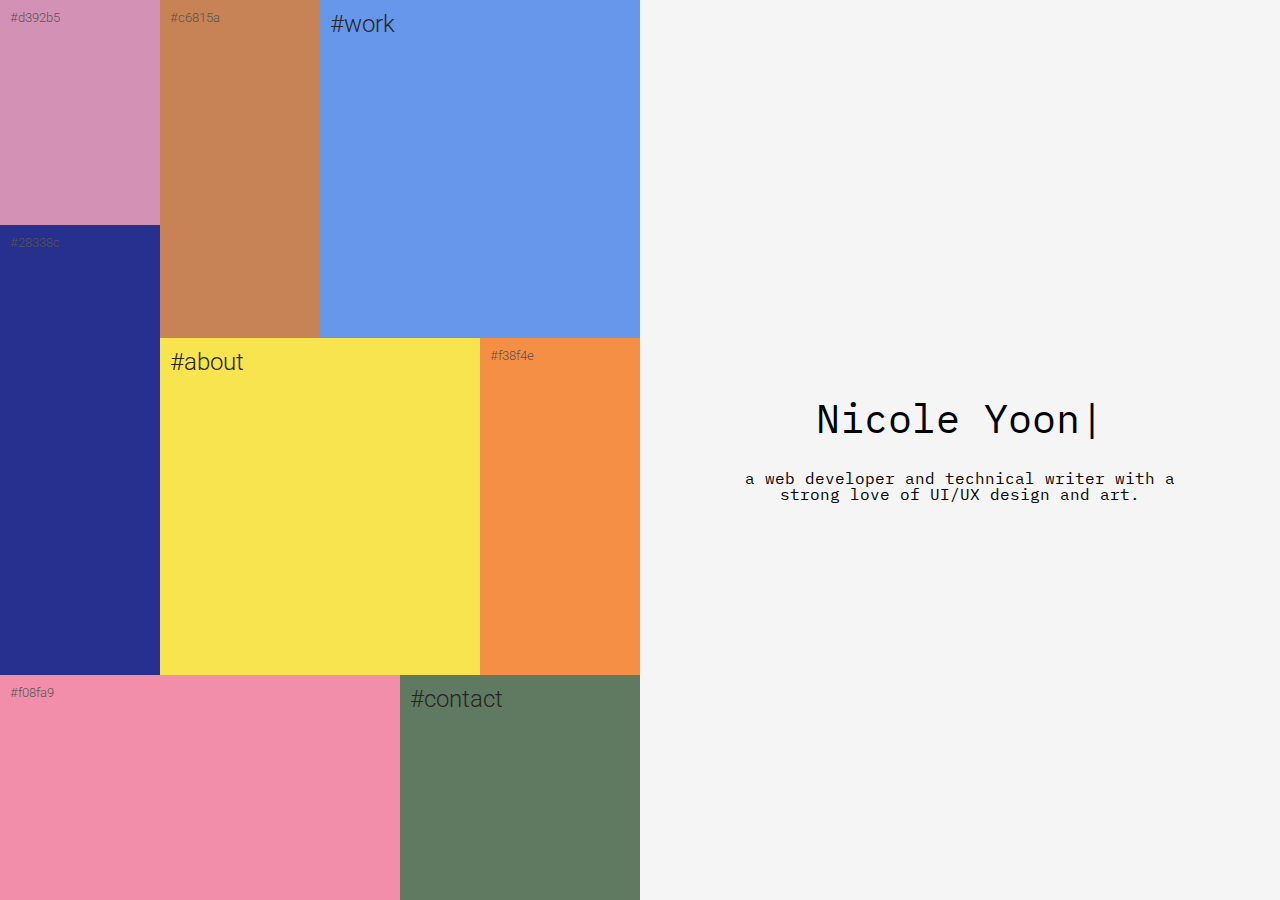
<file: index.html>
<!DOCTYPE html>
<html lang="en">
<head>
    <meta charset="UTF-8">
    <meta name="viewport" content="width=device-width, initial-scale=1.0">
    <meta http-equiv="X-UA-Compatible" content="ie=edge">
    <title>Nicole Yoon: Home</title>

    <!-- Reset CSS -->
    <link rel="stylesheet" type="text/css" href="./assets/css/reset.css">

    <!-- My CSS -->
    <link rel="stylesheet" type="text/css" href="./assets/css/index.css">

    <!-- Google Fonts -->
    <link href="https://fonts.googleapis.com/css?family=Cousine|Crimson+Text|IBM+Plex+Mono:400,700|Lato|Noto+Sans|Roboto+Mono:400,500|Roboto:400,500|Source+Sans+Pro:400,600" rel="stylesheet">

    <!-- Font Awesome -->
    <link rel="stylesheet" href="https://use.fontawesome.com/releases/v5.0.13/css/all.css" integrity="sha384-DNOHZ68U8hZfKXOrtjWvjxusGo9WQnrNx2sqG0tfsghAvtVlRW3tvkXWZh58N9jp" crossorigin="anonymous">
    
    <!-- Animate CSS -->
    <link rel="stylesheet"
    href="https://cdnjs.cloudflare.com/ajax/libs/animate.css/3.5.2/animate.min.css"
    integrity="sha384-OHBBOqpYHNsIqQy8hL1U+8OXf9hH6QRxi0+EODezv82DfnZoV7qoHAZDwMwEJvSw"
    crossorigin="anonymous">

    <!-- fav icon -->
    <link rel="shortcut icon" href="./assets/images/favicon.ico" type="image/x-icon">
    <link rel="icon" href="./assets/images/favicon.ico" type="image/x-icon">

</head>
<body>
    <div class="container">
        <!-- MAIN LEFT -->
        <div class="main-left">
            <div class="item item1">#d392b5</div>
            <div class="item item2">#c6815a</div>
            <div class="item item3 work">
               <ul class="parent work-links">
                    <li><a>#work</a>
                        <ul class="child">
                            <li>
                                <a href="./web-app.html">#web apps</a>
                            </li>
                            <!-- <li> -->
                                <!-- <a>#tech writing</a> -->
                            <!-- </li> -->
                        </ul>
                    </li>
               </ul>
            </div>
            <div class="item item4">#28338c</div>
            <div class="item item5 about">
                <a href="./about.html">#about</a>
            </div>
            <div class="item item6">#f38f4e</div>
            <div class="item item7">#f08fa9</div>
            <div class="item item8 contact">
                <a href="./contact.html">#contact</a>
            </div>
        </div> <!--.main-left-->
        <!-- MAIN RIGHT -->
        <div class="main-right">
            <div class="home-about">
                <h1 class="text-center blink-font">Nicole Yoon<span class="blink-font animated flash infinite">|</span></h1>
                <h3>
                    <br><br>
                    a web developer and technical writer with a strong love of UI/UX design and art.
                    <br>
                    <!-- My goal is to create digital products to enhance meaningful human interaction and to solve complex problems. I believe in the power of human centered design guided by ethical and beautiful code in order to meet modern users' needs. -->
                </h3>
            </div><!--.home-about-->
        </div><!--.main-right-->
    </div> <!--.container-->

<!-- jQuery min CDN -->
<script
src="https://code.jquery.com/jquery-3.3.1.min.js"
integrity="sha256-FgpCb/KJQlLNfOu91ta32o/NMZxltwRo8QtmkMRdAu8="
crossorigin="anonymous"></script>
<script type="text/javascript" src="assets/js/script.js"></script>
</body>
</html>
</file>
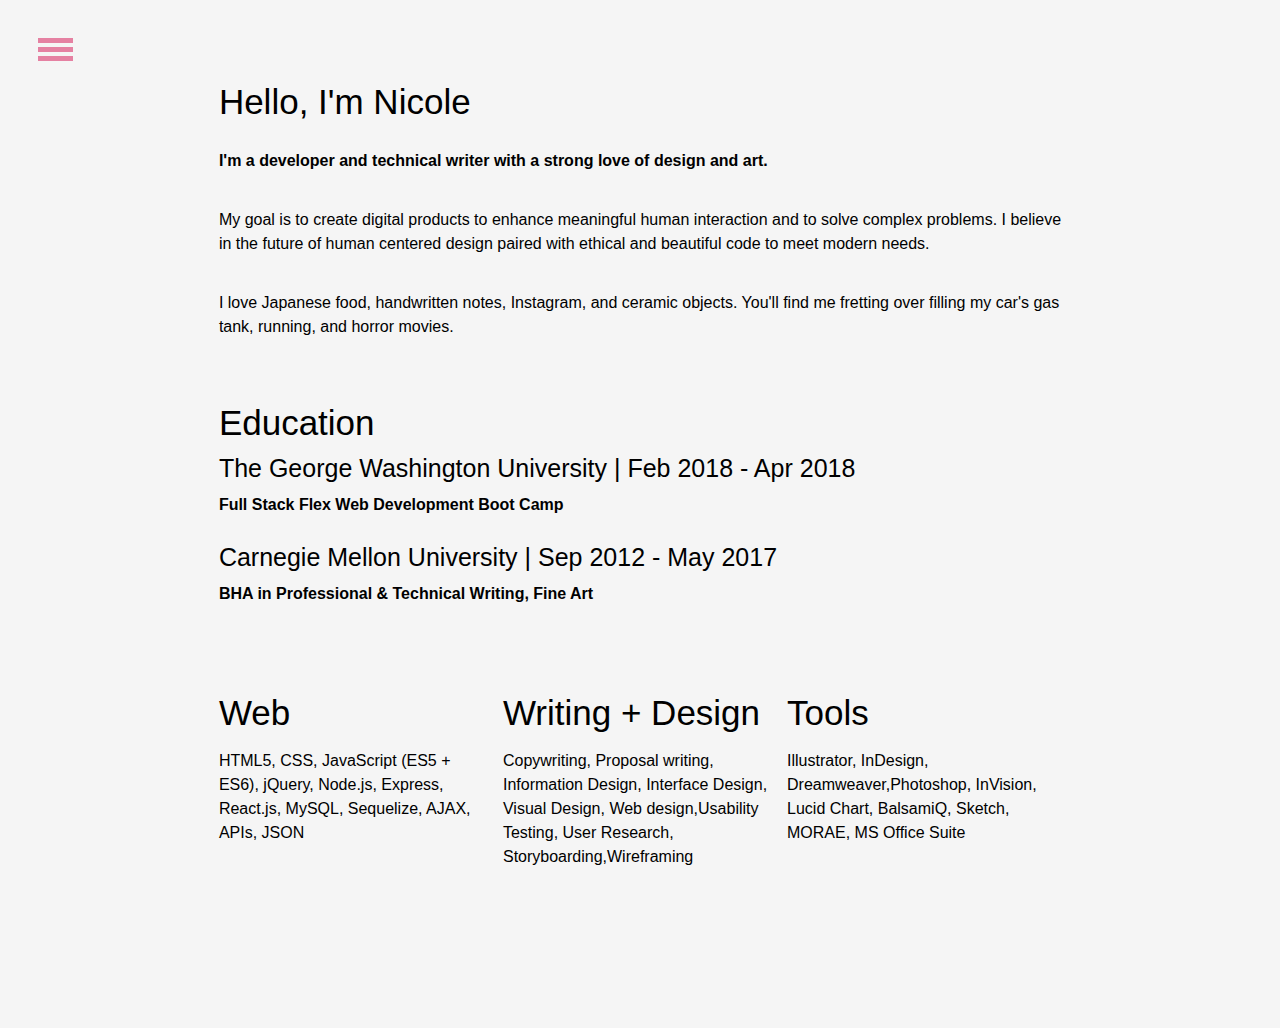
<file: about.html>
<!DOCTYPE html>
<html lang="en">
<head>
    <meta charset="UTF-8">
    <meta name="viewport" content="width=device-width, initial-scale=1.0">
    <meta http-equiv="X-UA-Compatible" content="ie=edge">
    <title>Nicole Yoon : About Me</title>

    <!-- Reset CSS -->
    <link rel="stylesheet" type="text/css" href="./assets/css/reset.css">

    <!-- Overlay CSS  -->
    <link rel="stylesheet" href="./assets/css/overlay.css">

    <!-- My CSS -->
    <link rel="stylesheet" type="text/css" href="./assets/css/about.css">

    <!-- Font Awesome -->
    <link rel="stylesheet" href="https://use.fontawesome.com/releases/v5.0.13/css/all.css" integrity="sha384-DNOHZ68U8hZfKXOrtjWvjxusGo9WQnrNx2sqG0tfsghAvtVlRW3tvkXWZh58N9jp" crossorigin="anonymous">
    
    <!-- Animate CSS -->
    <link rel="stylesheet"
    href="https://cdnjs.cloudflare.com/ajax/libs/animate.css/3.5.2/animate.min.css"
    integrity="sha384-OHBBOqpYHNsIqQy8hL1U+8OXf9hH6QRxi0+EODezv82DfnZoV7qoHAZDwMwEJvSw"
    crossorigin="anonymous">

    <!-- fav icon -->
    <link rel="shortcut icon" href="./assets/images/favicon.ico" type="image/x-icon">
    <link rel="icon" href="./assets/images/favicon.ico" type="image/x-icon">
</head>
<body>
    <nav class="overlay" id="overlay">
        <ul>
            <li><a href="./index.html">home</a></li>
            <!-- <li><a href="">writing</a></li> -->
            <li><a href="./web-app.html">web projects</a></li>
            <li><a href="./contact.html">contact</a></li>
        </ul>
    </nav>
                    
    <div class="navbar-header">
        <div class="toggle-button" id="toggle">
            <span class="bar top"></span>
            <span class="bar middle"></span>
            <span class="bar bottom"></span>
        </div><!--.toggle-button-->      
    </div><!--.navbar-header-->
    <div class="container">
        <div class="bio"> 
            <div class="bio-text">
                <h1>Hello, I'm Nicole</h1>
                <br>
                <h3>I'm a developer and technical writer with a strong love of design and art.</h3>
                <br>
                <p>My goal is to create digital products to enhance meaningful human interaction and to solve complex problems. I believe in the future of human centered design paired with ethical and beautiful code to meet modern needs.</p>
                <br>
                <p>I love Japanese food, handwritten notes, Instagram, and ceramic objects. You'll find me fretting over filling my car's gas tank, running, and horror movies.</p>
            </div>     
        
            <div class="bio-education">
                <h1>Education</h1>
                <br>
                <h2>The George Washington University | Feb 2018 - Apr 2018</h2>
                <br>
                <h3>Full Stack Flex Web Development Boot Camp</h3>
                <br><br>
                <h2>Carnegie Mellon University | Sep 2012 - May 2017</h2>
                <br>
                <h3>BHA in Professional & Technical Writing, Fine Art</h3>
            </div>
            <div class="bio-skills">
                <div class="web">
                    <h1>Web</h1>
                    <br>
                    <p>HTML5, CSS, JavaScript (ES5 + ES6), jQuery, Node.js, Express, React.js, MySQL, Sequelize, AJAX, APIs, JSON</p>
                </div>
                <div class="writing">
                    <h1>Writing + Design</h1>
                    <br>
                    <p>Copywriting, Proposal writing, Information Design, Interface Design, Visual Design, Web design,Usability Testing, User Research, Storyboarding,Wireframing</p>
                </div>
                <div class="tools">
                    <h1>Tools</h1>
                    <br>
                    <p>Illustrator, InDesign, Dreamweaver,Photoshop, InVision, Lucid Chart, BalsamiQ, Sketch, MORAE, MS Office Suite</p>
                </div>
            </div>
                <div class="sns">
                    <ul>
                        <li><a href="mailto:nicoledyoon@gmail.com">
                        <i class="far fa-envelope fa-lg"></i></a></li>
                        <br>
                        <li><a href="https://github.com/sail0rm00n" target="blank" class="text-center"><i class="fab fa-github fa-lg"></i></a></li>
                        <br>
                        <li><a href="https://www.instagram.com/_nicole.jpg/" target="blank"><i class="fab fa-instagram fa-lg"></i></a></li>
                    </ul> 
                </div>
                   
        </div><!--.bio-->
    </div> <!--.container-->

    

<!-- jQuery min CDN -->
<script
src="https://code.jquery.com/jquery-3.3.1.min.js"
integrity="sha256-FgpCb/KJQlLNfOu91ta32o/NMZxltwRo8QtmkMRdAu8="
crossorigin="anonymous"></script>
<script type="text/javascript" src="assets/js/script.js"></script>
</body>
</html>
</file>
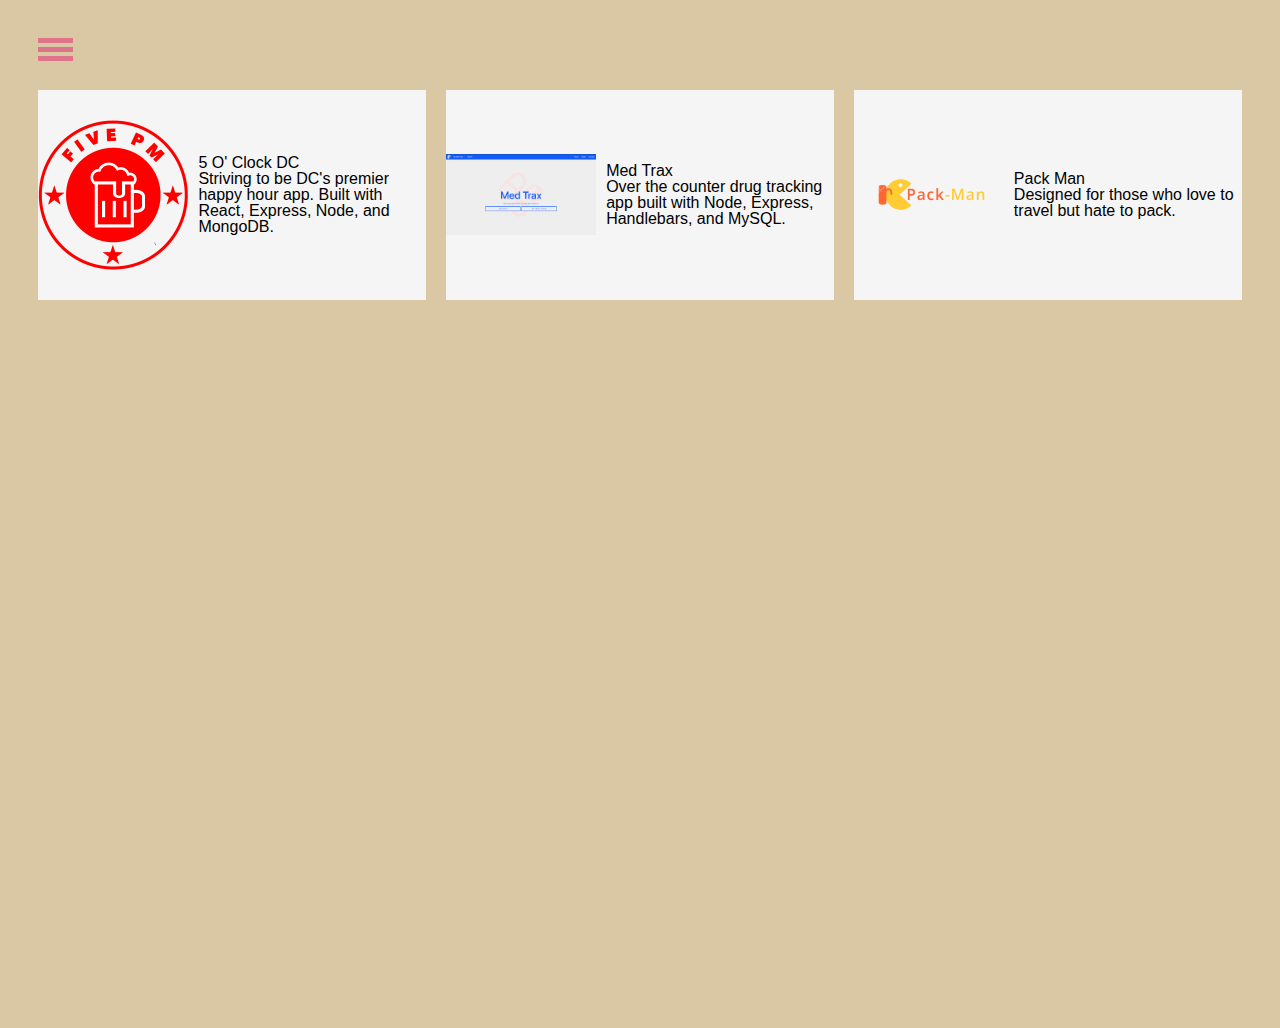
<file: web-app.html>
<!DOCTYPE html>
<html lang="en">
<head>
    <meta charset="UTF-8">
    <meta name="viewport" content="width=device-width, initial-scale=1.0">
    <meta http-equiv="X-UA-Compatible" content="ie=edge">
    <title>Nicole Yoon : Web Development Projects</title>
    
    <!-- Reset CSS -->
    <link rel="stylesheet" type="text/css" href="./assets/css/reset.css">

    <!-- OVERLAY  -->
    <link rel="stylesheet" href="./assets/css/overlay.css">

    <!-- My CSS -->
    <link rel="stylesheet" type="text/css" href="./assets/css/work.css">
    
    <!-- Google Fonts -->
    <!-- <link href="https://fonts.googleapis.com/css?family=Cousine|Crimson+Text|IBM+Plex+Mono:400,700|Lato|Noto+Sans|Roboto+Mono:400,500|Roboto:400,500|Source+Sans+Pro:400,600" rel="stylesheet"> -->

    <!-- Font Awesome -->
    <link rel="stylesheet" href="https://use.fontawesome.com/releases/v5.0.13/css/all.css" integrity="sha384-DNOHZ68U8hZfKXOrtjWvjxusGo9WQnrNx2sqG0tfsghAvtVlRW3tvkXWZh58N9jp" crossorigin="anonymous">
    
    <!-- Animate CSS -->
    <link rel="stylesheet"
    href="https://cdnjs.cloudflare.com/ajax/libs/animate.css/3.5.2/animate.min.css"
    integrity="sha384-OHBBOqpYHNsIqQy8hL1U+8OXf9hH6QRxi0+EODezv82DfnZoV7qoHAZDwMwEJvSw"
    crossorigin="anonymous">

    <!-- fav icon -->
    <link rel="shortcut icon" href="./assets/images/favicon.ico" type="image/x-icon">
    <link rel="icon" href="./assets/images/favicon.ico" type="image/x-icon">
</head>
<body>
        <nav class="overlay" id="overlay">
            <ul>
                <li><a href="./index.html">home</a></li>
                <!-- <li><a href="">writing</a></li> -->
                <li><a href="./about.html">about</a></li>
                <li><a href="./contact.html">contact</a></li>
            </ul>
        </nav>
            
        <div class="navbar-header">
            <div class="toggle-button" id="toggle">
                <span class="bar top"></span>
                <span class="bar middle"></span>
                <span class="bar bottom"></span>
            </div>
        </div>   
    <div class="container">
    <div class="works">
        <div class="work">
            <img class="work-img" src="./assets/images/five-pm.png">
            <div class="work-details">
                <h2>5 O' Clock DC</h2>
                <p>Striving to be DC's premier happy hour app. Built with React, Express, Node, and MongoDB.</p>
                <a href="https://github.com/aspecker/5oclock-dc" target="blank" class="card-link">
                <i class="fab fa-github fa-lg" style="color:#000"></i>
                </a>
                <a href="http://med-trax.herokuapp.com/" target="blank" class="card-link">
                <!-- REPLACE LINK BETCH -->
                    <i class="far fa-play-circle fa-lg" style="color:#000"> </i>
                </a>
            </div><!--.work-details-->
        </div><!--.work-->

        <div class="work">
            <img class="work-img" src="./assets/images/med-trax.png">
            <div class="work-details">
            <h2>Med Trax</h2>
            <p>Over the counter drug tracking app built with Node, Express, Handlebars, and MySQL.</p>
            <a href="https://github.com/aspecker/OTC-drug-tracker" target="blank" class="card-link">
            <i class="fab fa-github fa-lg" style="color:#000"></i>
            </a>
            <a href="http://med-trax.herokuapp.com/" target="blank" class="card-link">
            <i class="far fa-play-circle fa-lg" style="color:#000"></i>
            </a>
            </div><!--.work-details-->
        </div><!--.work-->

        <div class="work">
            <img class="work-img" src="./assets/images/packman.png">
            <div class="work-details">
                <h2>Pack Man</h2>
                <p>Designed for those who love to travel but hate to pack.</p>
                <a href="https://github.com/byunwx/packman" target="blank" class="card-link">
                <i class="fab fa-github fa-lg" style="color:#000"></i>
                </a>
                <a href="https://byunwx.github.io/packman/" target="blank" class="card-link">
                <i class="far fa-play-circle fa-lg" style="color:#000"></i>
                </a>
            </div><!--.work-details-->
        </div><!--.work-->
    </div><!--.works-->
</div><!--.container-->
    
<!-- jQuery min CDN -->
<script
src="https://code.jquery.com/jquery-3.3.1.min.js"
integrity="sha256-FgpCb/KJQlLNfOu91ta32o/NMZxltwRo8QtmkMRdAu8="
crossorigin="anonymous"></script>
<script type="text/javascript" src="assets/js/script.js"></script>

</body>
</html>
</file>
<file: assets/css/index.css>
.container {
    display: grid;
    grid-template-columns: repeat(2, 1fr);
    height: 100vh;
}

.main-left {
    background-color: mistyrose;
    display: grid;
    grid-template-columns: repeat(8, 1fr);
    grid-template-rows: repeat(8, 1fr);
    font-family: 'Roboto', sans-serif;
    font-weight: 300;
    line-height: 1.2;
}

.main-right {
    align-content: center;
    align-items: center;
    background-color: whitesmoke;
    display: grid;
    font-family: 'IBM Plex Mono', monospace;
}

a {
    text-decoration: none;
    font-size: 24px;
    color: #262626;
}

a:hover {
   color: white;
}
a:visited {
    /* color: #555555; */
}
a:active {
    color: white;
}

ul.parent > li {
    /* background-color: black; */
    /* color: white; */
}

ul.hover {
    display: block!important;
}

ul.child {
    display: none;
    width: 100%;
}

.about:hover {
    background-color: #a8cecb;
    font-weight: 700;
    color: white;
    cursor: pointer;
}
.work:hover {
    background-color: #de507f;
    font-weight: 700;
    cursor: pointer;
}
.contact:hover {
    background-color: #E2D4B7;
    font-weight: 700;
    cursor: pointer;
    /* color: whitesmoke; */
}

h1 {
    font-size: 40px;
}
/* grid-column: span 2;
grid-column-start: 2 / grid-column-end: 5
grid-column: 2 / 5;

grid-column: span 2 / 5 -> span 2, end at track 5
grid-column: 1 / span 2 -> start at track 1, span 2
grid-column: 1 / -1 -> span across entire grid, width 100%
 */

/* MAIN LEFT  */
.item {
    padding: 10px;
    font-size: .8em;
    color: #555;
}

.item1 {
    background-color: #d392b5;
    grid-column: span 2;
    grid-row: span 2;
}

.item2 {
    background-color: #c78256;
    grid-column: span 2;
    grid-row: span 3;
}

.item3 {
    background-color: #6697ea;
    grid-column: span 4;
    grid-row: span 3;
}

.work {
    /* display: grid;
    grid-template-rows: repeat(4, 1fr); */
}

.item4 {
    background-color: #272f8f;
    grid-column: 1 / span 2;
    grid-row: span 4;
}

.item5 {
    background-color: #f8e44e;
    grid-column: span 4;
    grid-row: span 3;
}

.item6 {
    background-color: #f58f46;
    grid-column: span 2 / -1;
    grid-row: span 3;
}

.item7 {
    background-color: #f28ea9;
    grid-column: 1 / span 5;
    grid-row: span 2;
}

.item8 {
    background-color: #607a61;
    grid-column: span 3 / -1;
    grid-row: span 2;
}
/* MAIN RIGHT */
.home-about {
    text-align: center;
    /* vertical-align: center; */
    padding: 100px;
}

@media (max-width: 580px) {
    .container {
        display: grid;
        grid-template-rows: 200px 1fr;
        grid-template-columns: 1fr;
    }

    .main-left {
        grid-row-start: 2;
    }

    .main-right {
        grid-row: 1 / span 1;
    }

    .item {
        padding: 5px;
        font-size: .5em;
        color: #555;
    }

    .home-about {
        padding: 20px;
    }
}
</file>
<file: assets/css/overlay.css>
.toggle-button {
    position: fixed;
    height: 20px;
    width: 35px;
    cursor: pointer;
    z-index: 3;
    padding: 3%;
}

.bar {
    background-color: #de507f;
    display: block;
    width: 100%;
    height: 5px;
    border: 0;
    -webkit-transition: all .35s ease;
    transition: all .35s ease;
}
.bar + .bar {
    margin-top: 4px;
}
.middle {
    top: 11px;
}
.bottom {
    top: 22px;
}
.toggle-button:hover {
    opacity: .7;
}
.toggle-active .bar {
    background-color: #fff;
}
.toggle-active .top {
    -webkit-transform: translateY(6px) translateX(0) rotate(45deg);
}
.toggle-active .middle {
   opacity: 0;
}
.toggle-active .bottom {
    -webkit-transform: translateY(-12px) translateX(0) rotate(-45deg);
}

.overlay {
    position: fixed;
    /* background-color: #dac8a4; */
    background-color: #d392b5;
    top: 0;
    left: 0;
    width: 100%;
    height: 0;
    visibility: hidden;
    opacity: 0;
    -webkit-transition: opacity .35s, visibility .35s, height .35s;
}
.nav-active {
    opacity: 1;
    visibility: visible;
    height: 100%;
/*    max-height: 340px;*/
}

.overlay ul {
    display: grid;
    grid-template-columns: 1fr;
    position: relative;
    top: 30%;
    left: 0;
    font-family: Arial, Helvetica, sans-serif;
    font-size: 50px;
    font-weight: 400;
    text-align: left;
    list-style: none;
    padding-left: 3%;
    line-height: 1.5em;
}
.overlay ul li {
    /* display: block; */
    justify-self: start;
}
.overlay ul li a {
    color: #fff;
    text-decoration: none;
}

.overlay ul li a:hover {
    text-decoration: line-through;
    text-decoration-color: #105dfb;
    text-decoration-style: wavy;
}
</file>
<file: assets/css/about.css>
.container {
    display: grid;
    grid-template-columns: 1fr;
    grid-gap: 10px;
    font-family: 'Roboto', sans-serif;
    font-weight: 300;
    background-color: whitesmoke; 
    padding-top: 7%;
    padding-left: 3%;
    padding-right: 3%;
    padding-bottom: 3%;
}

.bio {
    display: grid;
    grid-template-columns: 1fr;
    grid-gap: 10px;
    /* background: #fbdd6f; */
    height: 100vh;
    width: 70%;
    justify-self: center;
}

.bio-text {
    display: grid;
    padding-bottom: 50px;
    line-height: 1.5em;
}
.bio-skills {
    display: grid;
    grid-gap: 10px;
    grid-template-columns: repeat(3, 1fr);
    justify-self: center;
    line-height: 1.5em;
}
.bio-education {
    padding-bottom: 50px;
}
/* .bio-img {
    display: grid;
    grid-gap: 5px;
    grid-template-rows: repeat(2, 1fr);
} */

img {
    width: 100%;
    min-width: 100px;
    max-width: 300px;
}

h1 {
    font-size: 35px;
}
h2{font-size: 25px;}
h3{font-weight: bold;}
.height {
    height: 100%;
    /* width: auto; */
}

.name {
    grid-column: span 1 / -1;
    background-color: cadetblue;
    align-self: end;
}

.sns {
    align-self: end;
}

/* MAIN RIGHT */
.skills {
    display: grid;
    grid-template-columns: repeat(3, 1fr);
}

.web{
    grid-column: 1 / span 1;
    /* grid-row-start: 2; */
}
.write-design{
    grid-column: 2 / span 1;
    grid-row-start: 2;
}


.fab, .far {
    color: orange;
}

@media (max-width: 580px) {
    .main {
        grid-template-columns: 1fr;
    }
}
</file>
<file: assets/css/work.css>
.container {
    display: grid;
    grid-template-rows: repeat(auto-fill, minmax(200px, 1fr));
    grid-gap: 20px;
    font-family: 'Roboto', sans-serif;
    font-weight: 300;
    background-color: #dac8a4; 
    height: 100vh;
    padding-top: 7%;
    padding-left: 3%;
    padding-right: 3%;
    padding-bottom: 3%;
}

.works {
    display: grid;
    grid-gap: 20px;
    grid-template-columns: repeat(3, 1fr);
}

ul.menu {
    display: none;
}

.work {
    background: whitesmoke;
    display: grid;
    grid-template-columns: 150px 1fr;
    grid-gap: 10px;
    align-items: center;
}

.work-img {
    width: 100%;
}

@media (maxwidth: 550px) {
    .works {
        grid-template-columns: 1fr;
    }
}
</file>
